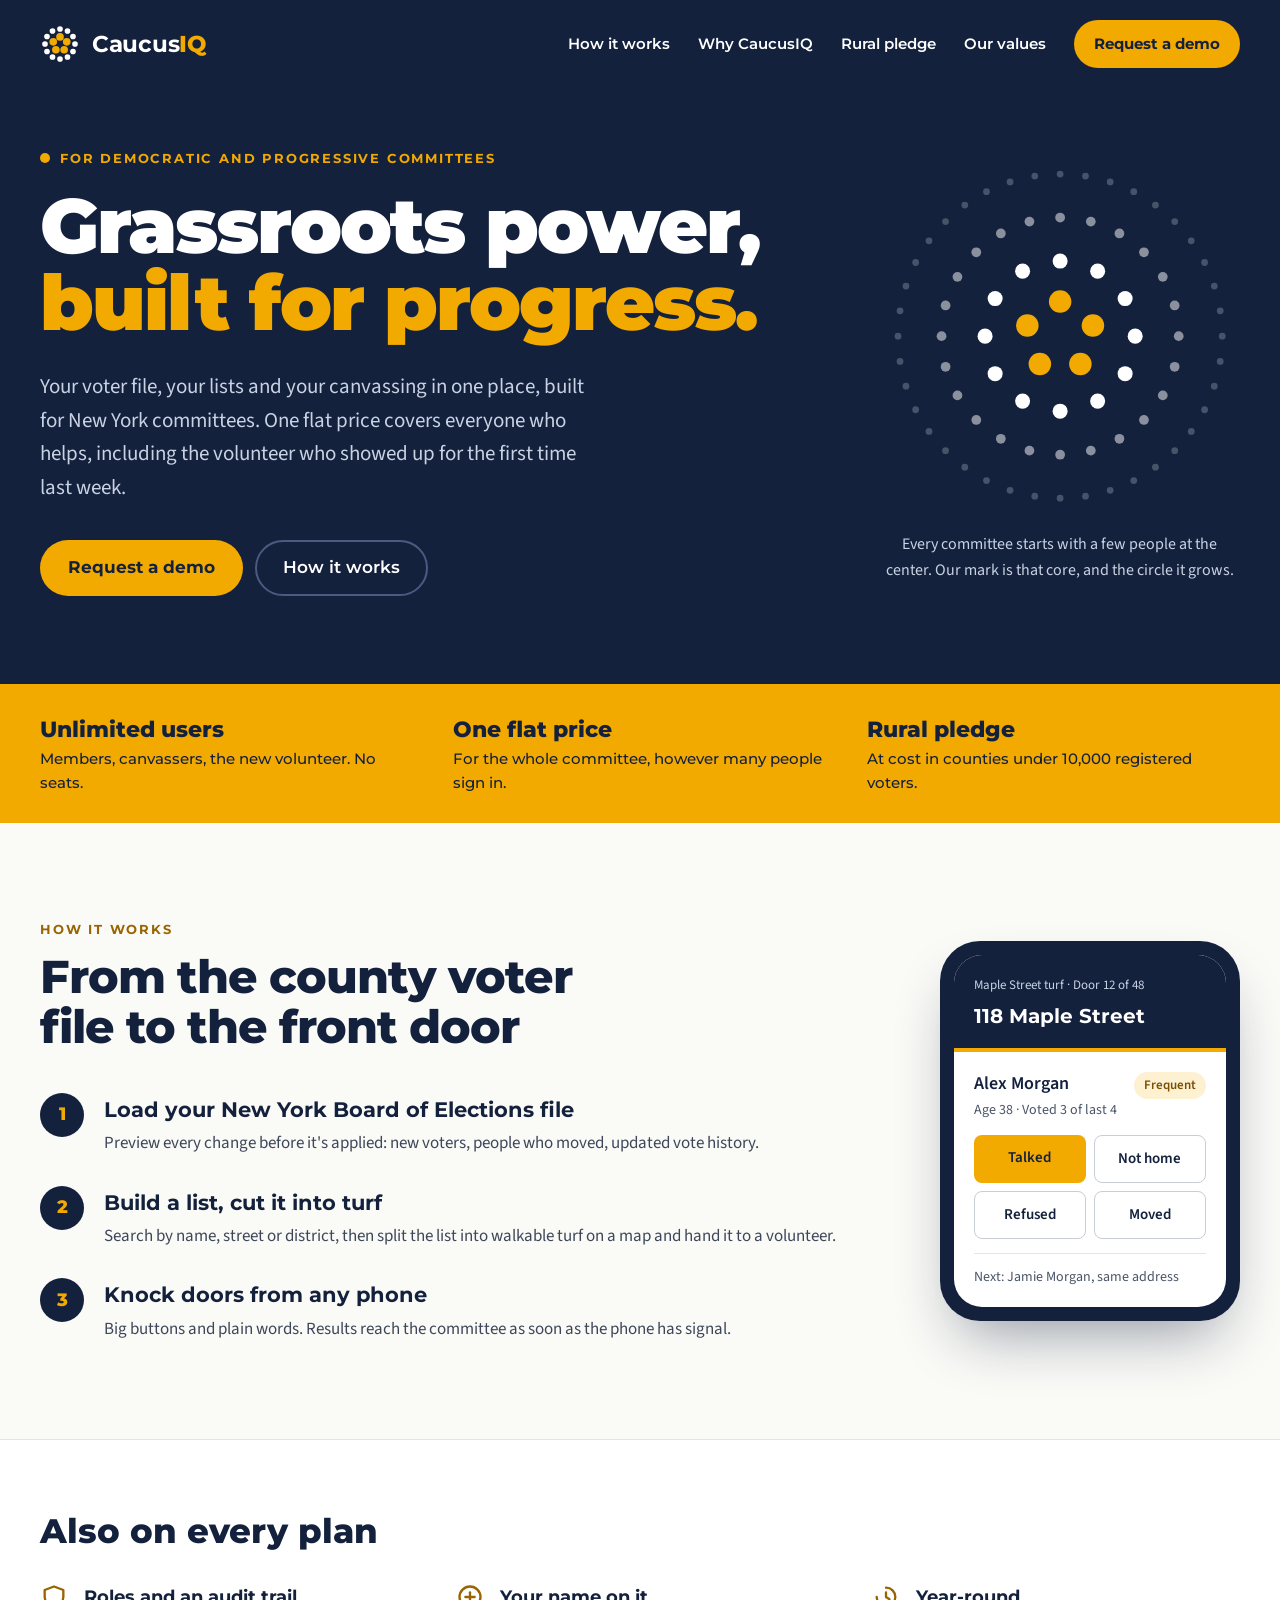
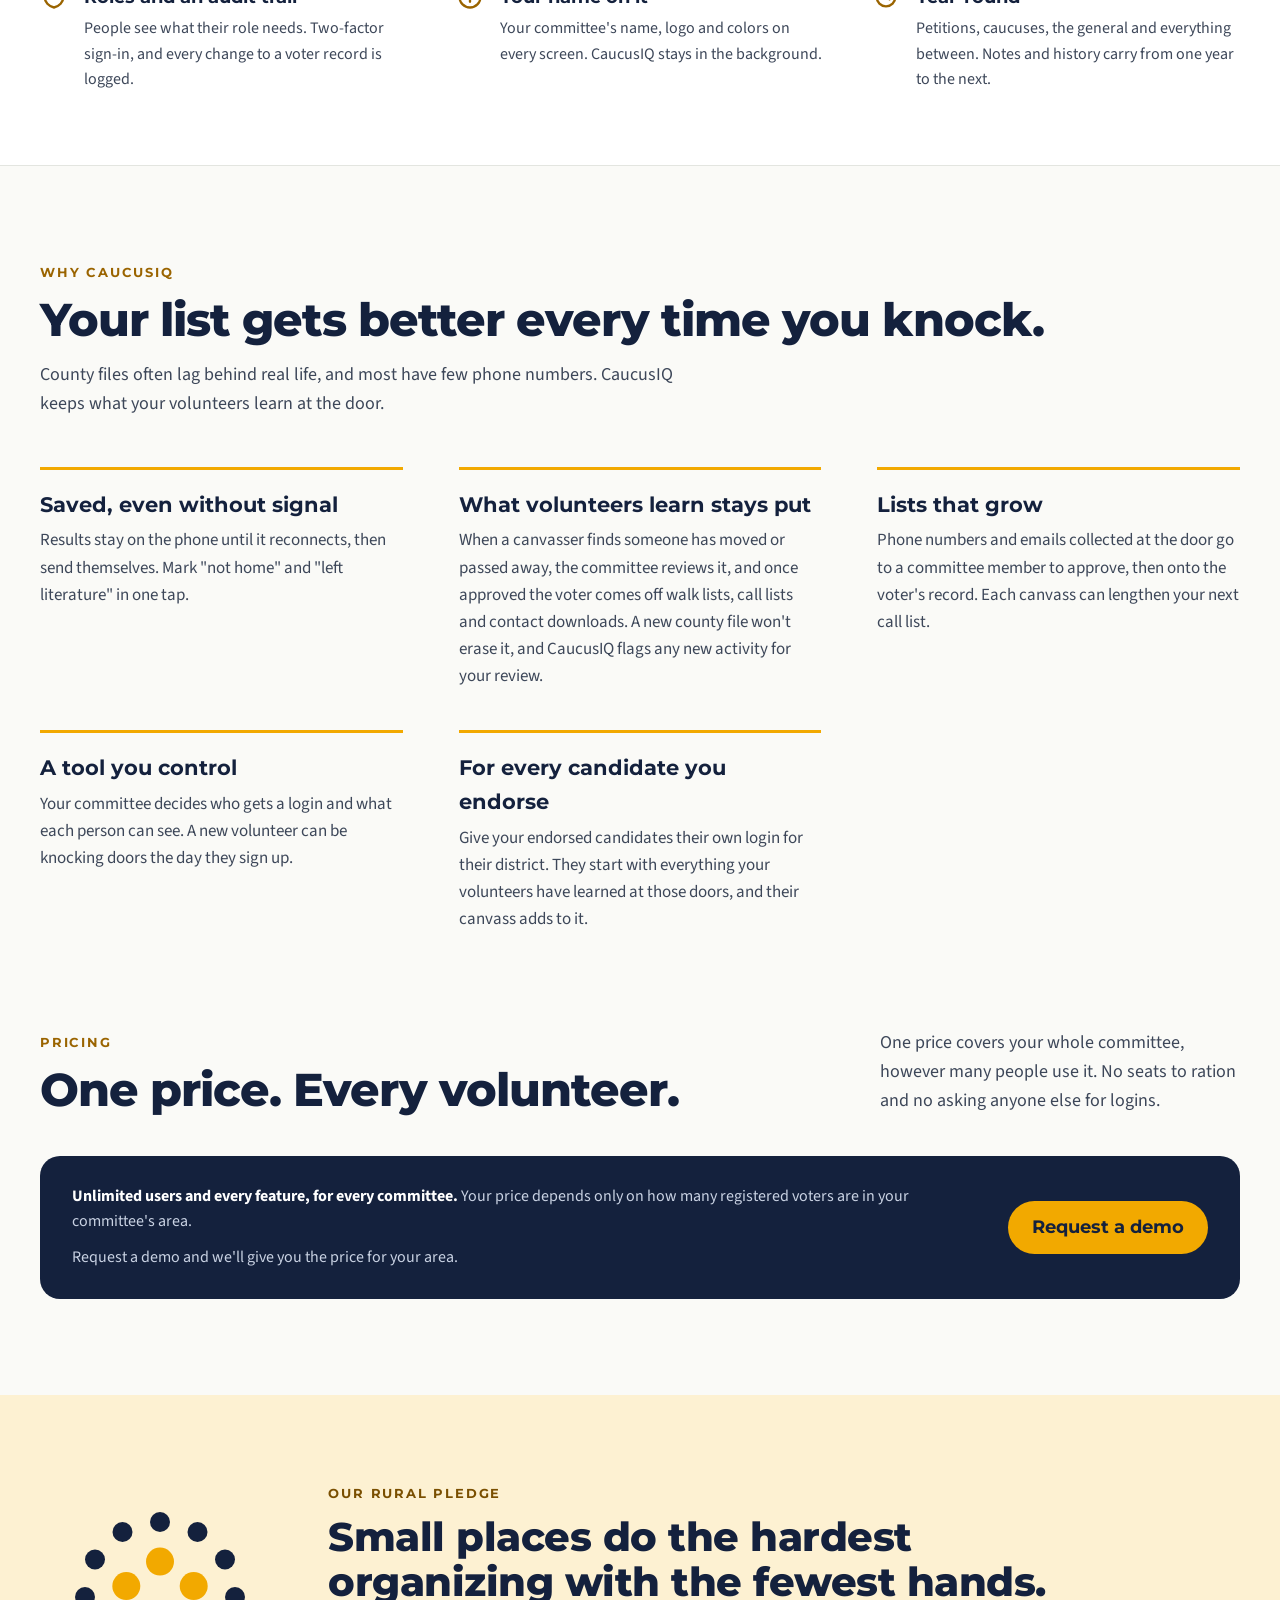
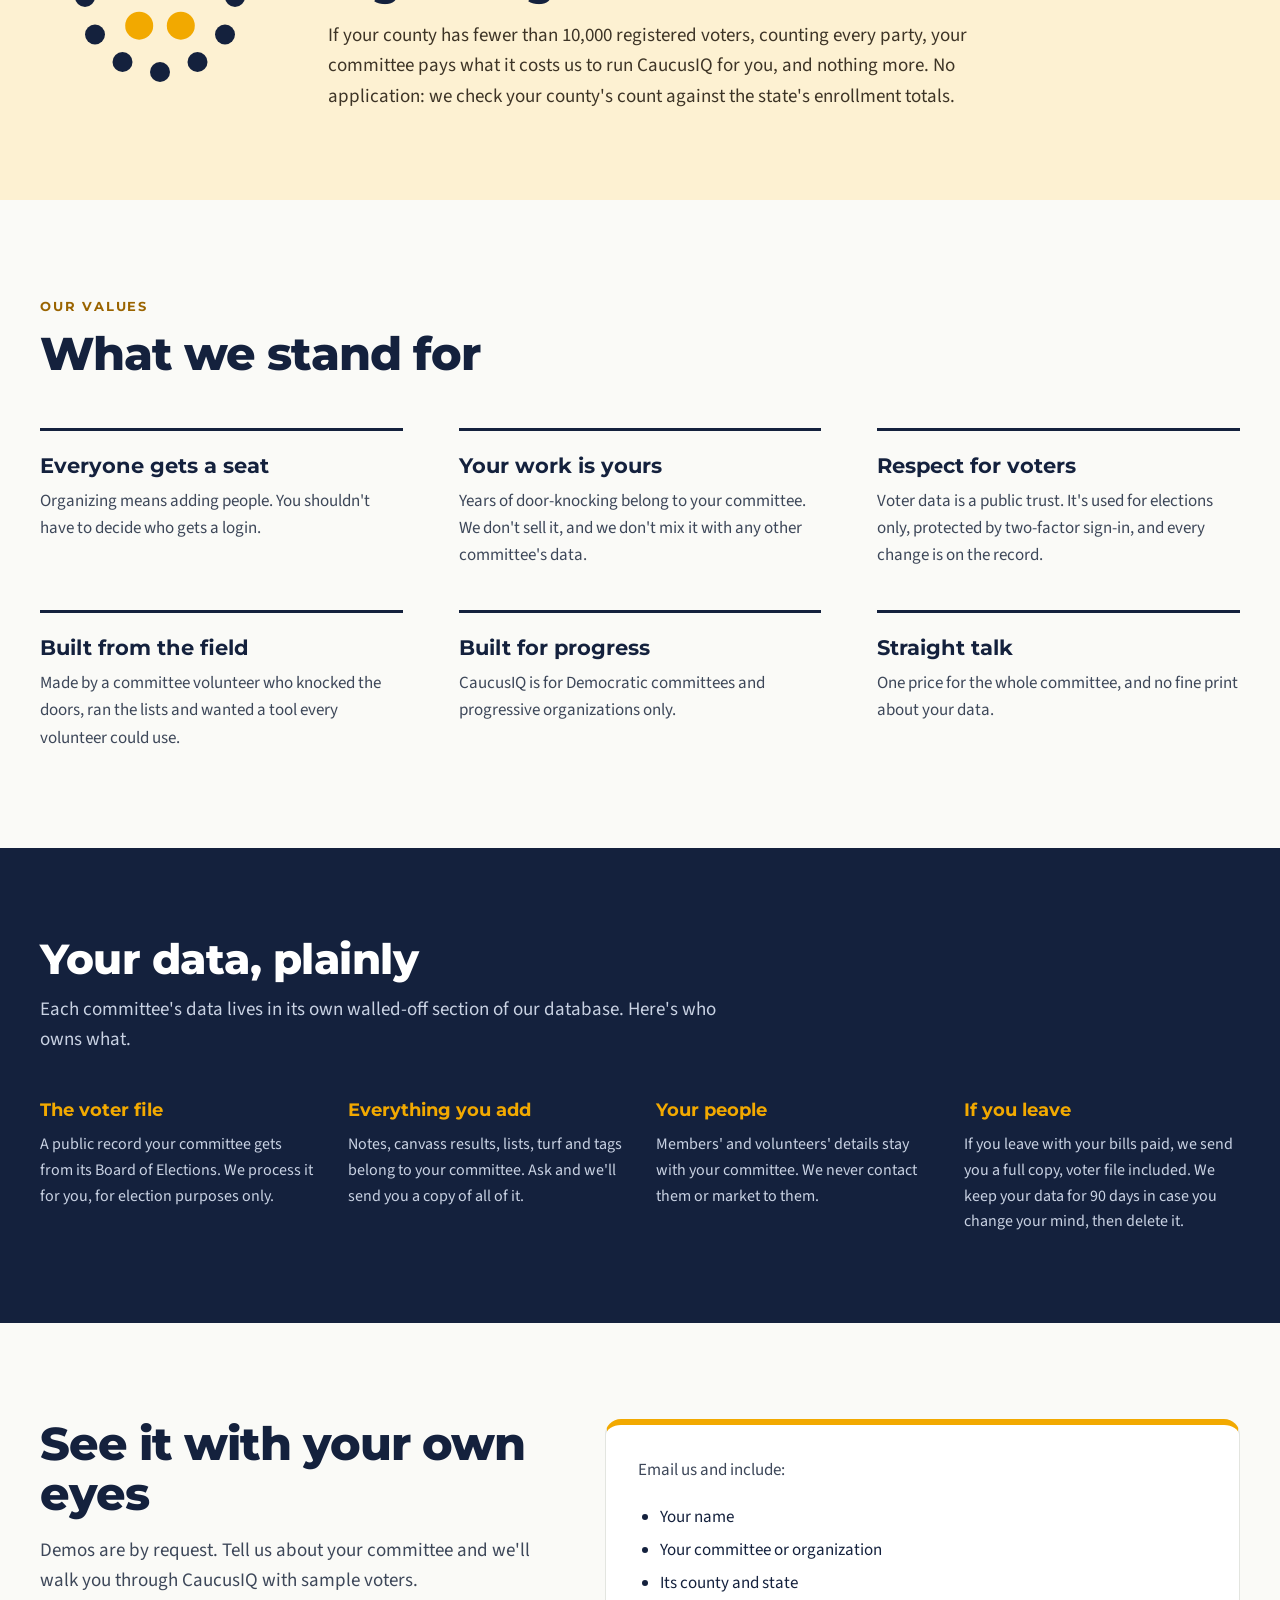
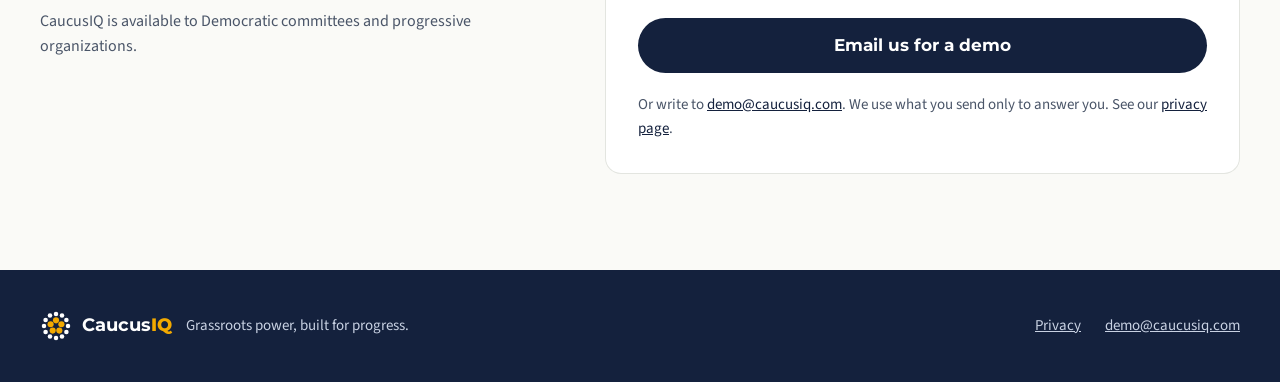
<file: index.html>
<!doctype html>
<html lang="en">
<head>
<meta charset="utf-8">
<meta name="viewport" content="width=device-width, initial-scale=1">
<title>CaucusIQ: grassroots power, built for progress</title>
<meta name="description" content="Voter file, lists and door-to-door canvassing for Democratic and progressive committees. One price per committee, unlimited users.">
<link rel="canonical" href="https://caucusiq.com/">
<meta property="og:type" content="website">
<meta property="og:title" content="CaucusIQ: grassroots power, built for progress">
<meta property="og:description" content="Voter file, lists and door-to-door canvassing for Democratic and progressive committees. One price per committee, unlimited users.">
<meta property="og:url" content="https://caucusiq.com/">
<meta property="og:image" content="https://caucusiq.com/assets/caucusiq-mark-1024.png">
<meta name="theme-color" content="#14213D">
<link rel="icon" href="/favicon.ico" sizes="any">
<link rel="icon" href="/assets/caucusiq-icon.svg" type="image/svg+xml">
<link rel="apple-touch-icon" href="/assets/caucusiq-icon-180.png">
<link rel="stylesheet" href="/assets/site.css">
</head>
<body>
<div style="font-family: 'Source Sans 3', system-ui, sans-serif; color: #14213D; background: #FAFAF7; font-size: 18px; line-height: 1.6">

<!-- Hero band: navy, header inside it -->
<div style="background: #14213D; color: #FFFFFF">
<header>
<nav aria-label="Main" style="max-width: 1200px; margin: 0 auto; padding: 20px 24px; display: flex; flex-wrap: wrap; align-items: center; justify-content: space-between; gap: 16px">
<a href="#top" style="display: flex; align-items: center; gap: 12px; text-decoration: none; color: #FFFFFF">
<svg width="40" height="40" viewBox="0 0 48 48" aria-hidden="true"><g fill="#FFFFFF"><circle cx="24" cy="6" r="3.4"></circle><circle cx="33" cy="8.4" r="3.4"></circle><circle cx="39.6" cy="15" r="3.4"></circle><circle cx="42" cy="24" r="3.4"></circle><circle cx="39.6" cy="33" r="3.4"></circle><circle cx="33" cy="39.6" r="3.4"></circle><circle cx="24" cy="42" r="3.4"></circle><circle cx="15" cy="39.6" r="3.4"></circle><circle cx="8.4" cy="33" r="3.4"></circle><circle cx="6" cy="24" r="3.4"></circle><circle cx="8.4" cy="15" r="3.4"></circle><circle cx="15" cy="8.4" r="3.4"></circle></g><g fill="#F2A900"><circle cx="24" cy="15.5" r="4.6"></circle><circle cx="32.1" cy="21.4" r="4.6"></circle><circle cx="29" cy="30.9" r="4.6"></circle><circle cx="19" cy="30.9" r="4.6"></circle><circle cx="15.9" cy="21.4" r="4.6"></circle></g></svg>
<span style="font-family: Montserrat, sans-serif; font-size: 23px; letter-spacing: -0.3px"><span style="font-weight: 700">Caucus</span><span style="font-weight: 800; color: #F2A900">IQ</span></span>
</a>
<div style="display: flex; flex-wrap: wrap; align-items: center; gap: 8px 28px; font-family: Montserrat, sans-serif; font-size: 15px; font-weight: 600">
<a href="#how" style="text-decoration: none; color: #FFFFFF">How it works</a>
<a href="#why" style="text-decoration: none; color: #FFFFFF">Why CaucusIQ</a>
<a href="#rural" style="text-decoration: none; color: #FFFFFF">Rural pledge</a>
<a href="#values" style="text-decoration: none; color: #FFFFFF">Our values</a>
<a href="#demo" style="text-decoration: none; background: #F2A900; color: #14213D; font-weight: 700; padding: 12px 20px; border-radius: 999px; min-height: 44px; box-sizing: border-box; display: inline-flex; align-items: center">Request a demo</a>
</div>
</nav>
</header>

<section id="top" style="max-width: 1200px; margin: 0 auto; padding: 56px 24px 88px; display: flex; flex-wrap: wrap; align-items: center; gap: 48px">
<div style="flex: 999 1 540px; min-width: 0">
<p style="margin: 0 0 20px; display: inline-flex; align-items: center; gap: 10px; font-family: Montserrat, sans-serif; font-weight: 700; font-size: 13px; letter-spacing: 1.8px; text-transform: uppercase; color: #F2A900"><span style="width: 10px; height: 10px; border-radius: 50%; background: #F2A900"></span>For Democratic and progressive committees</p>
<h1 style="margin: 0 0 28px; font-family: Montserrat, sans-serif; font-weight: 900; font-size: clamp(44px, 6vw, 80px); line-height: 1.0; letter-spacing: -2px; text-wrap: balance">Grassroots power, <span style="color: #F2A900">built for progress.</span></h1>
<p style="margin: 0 0 36px; font-size: 21px; color: #C9D2E3; max-width: 560px">Your voter file, your lists and your canvassing in one place, built for New York committees. One flat price covers everyone who helps, including the volunteer who showed up for the first time last week.</p>
<div style="display: flex; flex-wrap: wrap; gap: 12px">
<a href="#demo" style="text-decoration: none; background: #F2A900; color: #14213D; font-family: Montserrat, sans-serif; font-weight: 700; font-size: 17px; padding: 14px 28px; border-radius: 999px; min-height: 52px; box-sizing: border-box; display: inline-flex; align-items: center">Request a demo</a>
<a href="#how" style="text-decoration: none; color: #FFFFFF; border: 2px solid #4A5A80; font-family: Montserrat, sans-serif; font-weight: 600; font-size: 17px; padding: 12px 26px; border-radius: 999px; min-height: 52px; box-sizing: border-box; display: inline-flex; align-items: center">How it works</a>
</div>
</div>

<!-- The circle that grows: the mark, extended outward -->
<figure style="flex: 1 1 360px; max-width: 480px; margin: 0 auto; display: flex; flex-direction: column; align-items: center; gap: 16px">
<svg viewBox="0 0 480 480" role="img" aria-label="The CaucusIQ mark growing outward: five dots at the center, then rings of 12, 24 and 40" style="width: 100%; max-width: 480px; height: auto">
<g fill="#FFFFFF" opacity="0.22"><circle cx="240.0" cy="24.0" r="4.5"></circle><circle cx="273.8" cy="26.7" r="4.5"></circle><circle cx="306.7" cy="34.6" r="4.5"></circle><circle cx="338.1" cy="47.5" r="4.5"></circle><circle cx="367.0" cy="65.3" r="4.5"></circle><circle cx="392.7" cy="87.3" r="4.5"></circle><circle cx="414.7" cy="113.0" r="4.5"></circle><circle cx="432.5" cy="141.9" r="4.5"></circle><circle cx="445.4" cy="173.3" r="4.5"></circle><circle cx="453.3" cy="206.2" r="4.5"></circle><circle cx="456.0" cy="240.0" r="4.5"></circle><circle cx="453.3" cy="273.8" r="4.5"></circle><circle cx="445.4" cy="306.7" r="4.5"></circle><circle cx="432.5" cy="338.1" r="4.5"></circle><circle cx="414.7" cy="367.0" r="4.5"></circle><circle cx="392.7" cy="392.7" r="4.5"></circle><circle cx="367.0" cy="414.7" r="4.5"></circle><circle cx="338.1" cy="432.5" r="4.5"></circle><circle cx="306.7" cy="445.4" r="4.5"></circle><circle cx="273.8" cy="453.3" r="4.5"></circle><circle cx="240.0" cy="456.0" r="4.5"></circle><circle cx="206.2" cy="453.3" r="4.5"></circle><circle cx="173.3" cy="445.4" r="4.5"></circle><circle cx="141.9" cy="432.5" r="4.5"></circle><circle cx="113.0" cy="414.7" r="4.5"></circle><circle cx="87.3" cy="392.7" r="4.5"></circle><circle cx="65.3" cy="367.0" r="4.5"></circle><circle cx="47.5" cy="338.1" r="4.5"></circle><circle cx="34.6" cy="306.7" r="4.5"></circle><circle cx="26.7" cy="273.8" r="4.5"></circle><circle cx="24.0" cy="240.0" r="4.5"></circle><circle cx="26.7" cy="206.2" r="4.5"></circle><circle cx="34.6" cy="173.3" r="4.5"></circle><circle cx="47.5" cy="141.9" r="4.5"></circle><circle cx="65.3" cy="113.0" r="4.5"></circle><circle cx="87.3" cy="87.3" r="4.5"></circle><circle cx="113.0" cy="65.3" r="4.5"></circle><circle cx="141.9" cy="47.5" r="4.5"></circle><circle cx="173.3" cy="34.6" r="4.5"></circle><circle cx="206.2" cy="26.7" r="4.5"></circle></g>
<g fill="#FFFFFF" opacity="0.5"><circle cx="240.0" cy="82.0" r="6.5"></circle><circle cx="280.9" cy="87.4" r="6.5"></circle><circle cx="319.0" cy="103.2" r="6.5"></circle><circle cx="351.7" cy="128.3" r="6.5"></circle><circle cx="376.8" cy="161.0" r="6.5"></circle><circle cx="392.6" cy="199.1" r="6.5"></circle><circle cx="398.0" cy="240.0" r="6.5"></circle><circle cx="392.6" cy="280.9" r="6.5"></circle><circle cx="376.8" cy="319.0" r="6.5"></circle><circle cx="351.7" cy="351.7" r="6.5"></circle><circle cx="319.0" cy="376.8" r="6.5"></circle><circle cx="280.9" cy="392.6" r="6.5"></circle><circle cx="240.0" cy="398.0" r="6.5"></circle><circle cx="199.1" cy="392.6" r="6.5"></circle><circle cx="161.0" cy="376.8" r="6.5"></circle><circle cx="128.3" cy="351.7" r="6.5"></circle><circle cx="103.2" cy="319.0" r="6.5"></circle><circle cx="87.4" cy="280.9" r="6.5"></circle><circle cx="82.0" cy="240.0" r="6.5"></circle><circle cx="87.4" cy="199.1" r="6.5"></circle><circle cx="103.2" cy="161.0" r="6.5"></circle><circle cx="128.3" cy="128.3" r="6.5"></circle><circle cx="161.0" cy="103.2" r="6.5"></circle><circle cx="199.1" cy="87.4" r="6.5"></circle></g>
<g fill="#FFFFFF"><circle cx="240.0" cy="140.0" r="10"></circle><circle cx="290.0" cy="153.4" r="10"></circle><circle cx="326.6" cy="190.0" r="10"></circle><circle cx="340.0" cy="240.0" r="10"></circle><circle cx="326.6" cy="290.0" r="10"></circle><circle cx="290.0" cy="326.6" r="10"></circle><circle cx="240.0" cy="340.0" r="10"></circle><circle cx="190.0" cy="326.6" r="10"></circle><circle cx="153.4" cy="290.0" r="10"></circle><circle cx="140.0" cy="240.0" r="10"></circle><circle cx="153.4" cy="190.0" r="10"></circle><circle cx="190.0" cy="153.4" r="10"></circle></g>
<g fill="#F2A900"><circle cx="240.0" cy="194.0" r="15"></circle><circle cx="283.7" cy="225.8" r="15"></circle><circle cx="267.0" cy="277.2" r="15"></circle><circle cx="213.0" cy="277.2" r="15"></circle><circle cx="196.3" cy="225.8" r="15"></circle></g>
</svg>
<figcaption style="font-size: 16px; color: #C9D2E3; text-align: center; max-width: 380px">Every committee starts with a few people at the center. Our mark is that core, and the circle it grows.</figcaption>
</figure>
</section>
</div>

<!-- Price strip: marigold -->
<section aria-label="Pricing at a glance" style="background: #F2A900; color: #14213D">
<div style="max-width: 1200px; margin: 0 auto; padding: 28px 24px; display: grid; grid-template-columns: repeat(auto-fit, minmax(240px, 1fr)); gap: 16px 40px; font-family: Montserrat, sans-serif">
<div><div style="font-weight: 800; font-size: 22px">Unlimited users</div><div style="font-weight: 500; font-size: 15px">Members, canvassers, the new volunteer. No seats.</div></div>
<div><div style="font-weight: 800; font-size: 22px">One flat price</div><div style="font-weight: 500; font-size: 15px">For the whole committee, however many people sign in.</div></div>
<div><div style="font-weight: 800; font-size: 22px">Rural pledge</div><div style="font-weight: 500; font-size: 15px">At cost in counties under 10,000 registered voters.</div></div>
</div>
</section>

<!-- How it works: a real sequence, with the phone -->
<section id="how" style="max-width: 1200px; margin: 0 auto; padding: 96px 24px; display: flex; flex-wrap: wrap; gap: 56px; align-items: center">
<div style="flex: 999 1 520px; min-width: 0">
<p style="margin: 0 0 12px; font-family: Montserrat, sans-serif; font-weight: 700; font-size: 13px; letter-spacing: 1.8px; text-transform: uppercase; color: #9A6400">How it works</p>
<h2 style="margin: 0 0 40px; font-family: Montserrat, sans-serif; font-weight: 800; font-size: clamp(32px, 3.6vw, 46px); line-height: 1.1; letter-spacing: -1px; text-wrap: balance">From the county voter file to the front door</h2>
<ol style="list-style: none; margin: 0; padding: 0; display: flex; flex-direction: column; gap: 28px">
<li style="display: flex; gap: 20px; align-items: flex-start">
<span style="flex: none; width: 44px; height: 44px; border-radius: 50%; background: #14213D; color: #F2A900; font-family: Montserrat, sans-serif; font-weight: 800; font-size: 18px; display: inline-flex; align-items: center; justify-content: center">1</span>
<div><h3 style="margin: 0 0 4px; font-family: Montserrat, sans-serif; font-weight: 700; font-size: 21px">Load your New York Board of Elections file</h3><p style="margin: 0; font-size: 17px; color: #3D4759">Preview every change before it's applied: new voters, people who moved, updated vote history.</p></div>
</li>
<li style="display: flex; gap: 20px; align-items: flex-start">
<span style="flex: none; width: 44px; height: 44px; border-radius: 50%; background: #14213D; color: #F2A900; font-family: Montserrat, sans-serif; font-weight: 800; font-size: 18px; display: inline-flex; align-items: center; justify-content: center">2</span>
<div><h3 style="margin: 0 0 4px; font-family: Montserrat, sans-serif; font-weight: 700; font-size: 21px">Build a list, cut it into turf</h3><p style="margin: 0; font-size: 17px; color: #3D4759">Search by name, street or district, then split the list into walkable turf on a map and hand it to a volunteer.</p></div>
</li>
<li style="display: flex; gap: 20px; align-items: flex-start">
<span style="flex: none; width: 44px; height: 44px; border-radius: 50%; background: #14213D; color: #F2A900; font-family: Montserrat, sans-serif; font-weight: 800; font-size: 18px; display: inline-flex; align-items: center; justify-content: center">3</span>
<div><h3 style="margin: 0 0 4px; font-family: Montserrat, sans-serif; font-weight: 700; font-size: 21px">Knock doors from any phone</h3><p style="margin: 0; font-size: 17px; color: #3D4759">Big buttons and plain words. Results reach the committee as soon as the phone has signal.</p></div>
</li>
</ol>
</div>

<!-- Phone mockup: canvass screen, made-up voter -->
<div style="flex: 1 1 300px; display: flex; justify-content: center">
<div role="img" aria-label="CaucusIQ canvass screen on a phone" style="width: 300px; max-width: 100%; border-radius: 40px; background: #14213D; padding: 14px; box-sizing: border-box; box-shadow: 0 30px 60px -20px rgba(20,33,61,0.45)">
<div style="background: #FFFFFF; border-radius: 28px; overflow: hidden">
<div style="background: #14213D; color: #FFFFFF; padding: 20px 20px 16px; border-bottom: 4px solid #F2A900">
<div style="font-size: 13px; color: #C9D2E3">Maple Street turf · Door 12 of 48</div>
<div style="font-family: Montserrat, sans-serif; font-weight: 700; font-size: 20px; margin-top: 4px">118 Maple Street</div>
</div>
<div style="padding: 18px 20px; display: flex; flex-direction: column; gap: 14px">
<div style="display: flex; justify-content: space-between; align-items: baseline; gap: 8px">
<div><div style="font-weight: 600; font-size: 18px">Alex Morgan</div><div style="font-size: 14px; color: #4A5568">Age 38 · Voted 3 of last 4</div></div>
<span style="font-size: 13px; font-weight: 600; background: #FDF1D2; color: #7A4F00; padding: 3px 10px; border-radius: 999px">Frequent</span>
</div>
<div style="display: grid; grid-template-columns: repeat(2, minmax(0, 1fr)); gap: 8px">
<span style="text-align: center; font-weight: 600; font-size: 15px; padding: 11px 0; border-radius: 8px; background: #F2A900; color: #14213D">Talked</span>
<span style="text-align: center; font-weight: 600; font-size: 15px; padding: 11px 0; border-radius: 8px; border: 1px solid #C9CDD4">Not home</span>
<span style="text-align: center; font-weight: 600; font-size: 15px; padding: 11px 0; border-radius: 8px; border: 1px solid #C9CDD4">Refused</span>
<span style="text-align: center; font-weight: 600; font-size: 15px; padding: 11px 0; border-radius: 8px; border: 1px solid #C9CDD4">Moved</span>
</div>
<div style="font-size: 14px; color: #4A5568; border-top: 1px solid #E3E5E0; padding-top: 12px">Next: Jamie Morgan, same address</div>
</div>
</div>
</div>
</div>
</section>

<!-- Also included -->
<section aria-labelledby="included-h" style="background: #FFFFFF; border-top: 1px solid #E3E5E0; border-bottom: 1px solid #E3E5E0">
<div style="max-width: 1200px; margin: 0 auto; padding: 72px 24px">
<h2 id="included-h" style="margin: 0 0 32px; font-family: Montserrat, sans-serif; font-weight: 800; font-size: clamp(26px, 2.8vw, 34px); line-height: 1.15">Also on every plan</h2>
<div style="display: grid; grid-template-columns: repeat(auto-fit, minmax(300px, 1fr)); gap: 28px 48px">
<div style="display: flex; gap: 16px"><svg width="28" height="28" viewBox="0 0 24 24" fill="none" stroke="#9A6400" stroke-width="2" stroke-linecap="round" stroke-linejoin="round" aria-hidden="true" style="flex: none"><path d="M12 3 L20 6 V12 C20 16.5 16.5 20 12 21 C7.5 20 4 16.5 4 12 V6 Z"></path></svg><div><h3 style="margin: 0 0 4px; font-family: Montserrat, sans-serif; font-weight: 700; font-size: 18px">Roles and an audit trail</h3><p style="margin: 0; font-size: 16px; color: #3D4759">People see what their role needs. Two-factor sign-in, and every change to a voter record is logged.</p></div></div>
<div style="display: flex; gap: 16px"><svg width="28" height="28" viewBox="0 0 24 24" fill="none" stroke="#9A6400" stroke-width="2" stroke-linecap="round" stroke-linejoin="round" aria-hidden="true" style="flex: none"><circle cx="12" cy="12" r="9"></circle><path d="M8 12 H16"></path><path d="M12 8 V16"></path></svg><div><h3 style="margin: 0 0 4px; font-family: Montserrat, sans-serif; font-weight: 700; font-size: 18px">Your name on it</h3><p style="margin: 0; font-size: 16px; color: #3D4759">Your committee's name, logo and colors on every screen. CaucusIQ stays in the background.</p></div></div>
<div style="display: flex; gap: 16px"><svg width="28" height="28" viewBox="0 0 24 24" fill="none" stroke="#9A6400" stroke-width="2" stroke-linecap="round" stroke-linejoin="round" aria-hidden="true" style="flex: none"><path d="M4 12 A8 8 0 1 0 12 4"></path><path d="M12 8 V12 L15 14"></path></svg><div><h3 style="margin: 0 0 4px; font-family: Montserrat, sans-serif; font-weight: 700; font-size: 18px">Year-round</h3><p style="margin: 0; font-size: 16px; color: #3D4759">Petitions, caucuses, the general and everything between. Notes and history carry from one year to the next.</p></div></div>
</div>
</div>
</section>

<!-- Why CaucusIQ: only what the app does today; no competitor named, no claim of fresher data than the BoE file -->
<section id="why" style="max-width: 1200px; margin: 0 auto; padding: 96px 24px 0">
<p style="margin: 0 0 12px; font-family: Montserrat, sans-serif; font-weight: 700; font-size: 13px; letter-spacing: 1.8px; text-transform: uppercase; color: #9A6400">Why CaucusIQ</p>
<h2 style="margin: 0 0 16px; font-family: Montserrat, sans-serif; font-weight: 800; font-size: clamp(32px, 3.6vw, 46px); line-height: 1.1; letter-spacing: -1px; text-wrap: balance">Your list gets better every time you knock.</h2>
<p style="margin: 0 0 48px; font-size: 18px; color: #3D4759; max-width: 680px">County files often lag behind real life, and most have few phone numbers. CaucusIQ keeps what your volunteers learn at the door.</p>
<div style="display: grid; grid-template-columns: repeat(auto-fit, minmax(300px, 1fr)); gap: 40px 56px">
<div style="border-top: 3px solid #F2A900; padding-top: 18px"><h3 style="margin: 0 0 6px; font-family: Montserrat, sans-serif; font-weight: 700; font-size: 21px">Saved, even without signal</h3><p style="margin: 0; font-size: 17px; color: #3D4759">Results stay on the phone until it reconnects, then send themselves. Mark "not home" and "left literature" in one tap.</p></div>
<div style="border-top: 3px solid #F2A900; padding-top: 18px"><h3 style="margin: 0 0 6px; font-family: Montserrat, sans-serif; font-weight: 700; font-size: 21px">What volunteers learn stays put</h3><p style="margin: 0; font-size: 17px; color: #3D4759">When a canvasser finds someone has moved or passed away, the committee reviews it, and once approved the voter comes off walk lists, call lists and contact downloads. A new county file won't erase it, and CaucusIQ flags any new activity for your review.</p></div>
<div style="border-top: 3px solid #F2A900; padding-top: 18px"><h3 style="margin: 0 0 6px; font-family: Montserrat, sans-serif; font-weight: 700; font-size: 21px">Lists that grow</h3><p style="margin: 0; font-size: 17px; color: #3D4759">Phone numbers and emails collected at the door go to a committee member to approve, then onto the voter's record. Each canvass can lengthen your next call list.</p></div>
<div style="border-top: 3px solid #F2A900; padding-top: 18px"><h3 style="margin: 0 0 6px; font-family: Montserrat, sans-serif; font-weight: 700; font-size: 21px">A tool you control</h3><p style="margin: 0; font-size: 17px; color: #3D4759">Your committee decides who gets a login and what each person can see. A new volunteer can be knocking doors the day they sign up.</p></div>
<div style="border-top: 3px solid #F2A900; padding-top: 18px"><h3 style="margin: 0 0 6px; font-family: Montserrat, sans-serif; font-weight: 700; font-size: 21px">For every candidate you endorse</h3><p style="margin: 0; font-size: 17px; color: #3D4759">Give your endorsed candidates their own login for their district. They start with everything your volunteers have learned at those doors, and their canvass adds to it.</p></div>
</div>
</section>

<!-- Pricing -->
<section id="pricing" style="max-width: 1200px; margin: 0 auto; padding: 96px 24px">
<div style="display: flex; flex-wrap: wrap; gap: 48px; align-items: flex-end; margin-bottom: 40px">
<div style="flex: 999 1 480px; min-width: 0">
<p style="margin: 0 0 12px; font-family: Montserrat, sans-serif; font-weight: 700; font-size: 13px; letter-spacing: 1.8px; text-transform: uppercase; color: #9A6400">Pricing</p>
<h2 style="margin: 0; font-family: Montserrat, sans-serif; font-weight: 800; font-size: clamp(32px, 3.6vw, 46px); line-height: 1.1; letter-spacing: -1px">One price. Every volunteer.</h2>
</div>
<p style="flex: 1 1 360px; margin: 0; font-size: 18px; color: #3D4759">One price covers your whole committee, however many people use it. No seats to ration and no asking anyone else for logins.</p>
</div>
<!-- Prices hidden until the attorney has reviewed the price list (PLAN.md 14.4, item 8) -->
<div style="background: #14213D; color: #FFFFFF; border-radius: 20px; padding: 28px 32px; display: flex; flex-wrap: wrap; gap: 20px 40px; align-items: center">
<ul style="flex: 999 1 520px; min-width: 0; margin: 0; padding: 0; list-style: none; display: flex; flex-direction: column; gap: 10px; font-size: 16px; color: #C9D2E3">
<li><strong style="color: #FFFFFF">Unlimited users and every feature, for every committee.</strong> Your price depends only on how many registered voters are in your committee's area.</li>
<li>Request a demo and we'll give you the price for your area.</li>
</ul>
<a href="#demo" style="flex: 1 1 auto; justify-content: center; text-decoration: none; background: #F2A900; color: #14213D; font-family: Montserrat, sans-serif; font-weight: 700; padding: 12px 24px; border-radius: 999px; min-height: 48px; box-sizing: border-box; display: inline-flex; align-items: center">Request a demo</a>
</div>
</section>

<!-- Rural pledge -->
<section id="rural" style="background: #FDF1D2">
<div style="max-width: 1200px; margin: 0 auto; padding: 88px 24px; display: flex; flex-wrap: wrap; gap: 48px; align-items: center">
<div style="flex: 1 1 240px; display: flex; justify-content: center">
<svg viewBox="0 0 200 200" role="img" aria-label="A small circle of five dots and twelve dots" style="width: 200px; max-width: 100%; height: auto"><g fill="#14213D"><circle cx="100" cy="25" r="10"></circle><circle cx="137.5" cy="35" r="10"></circle><circle cx="165" cy="62.5" r="10"></circle><circle cx="175" cy="100" r="10"></circle><circle cx="165" cy="137.5" r="10"></circle><circle cx="137.5" cy="165" r="10"></circle><circle cx="100" cy="175" r="10"></circle><circle cx="62.5" cy="165" r="10"></circle><circle cx="35" cy="137.5" r="10"></circle><circle cx="25" cy="100" r="10"></circle><circle cx="35" cy="62.5" r="10"></circle><circle cx="62.5" cy="35" r="10"></circle></g><g fill="#F2A900"><circle cx="100" cy="64.6" r="14"></circle><circle cx="133.7" cy="89.1" r="14"></circle><circle cx="120.8" cy="128.7" r="14"></circle><circle cx="79.2" cy="128.7" r="14"></circle><circle cx="66.3" cy="89.1" r="14"></circle></g></svg>
</div>
<div style="flex: 999 1 520px; min-width: 0">
<p style="margin: 0 0 12px; font-family: Montserrat, sans-serif; font-weight: 700; font-size: 13px; letter-spacing: 1.8px; text-transform: uppercase; color: #7A4F00">Our rural pledge</p>
<h2 style="margin: 0 0 16px; font-family: Montserrat, sans-serif; font-weight: 800; font-size: clamp(30px, 3.2vw, 40px); line-height: 1.12; letter-spacing: -0.5px; text-wrap: balance">Small places do the hardest organizing with the fewest hands.</h2>
<p style="margin: 0; font-size: 19px; color: #3D3426; max-width: 640px">If your county has fewer than 10,000 registered voters, counting every party, your committee pays what it costs us to run CaucusIQ for you, and nothing more. No application: we check your county's count against the state's enrollment totals.</p>
</div>
</div>
</section>

<!-- Values -->
<section id="values" style="max-width: 1200px; margin: 0 auto; padding: 96px 24px">
<p style="margin: 0 0 12px; font-family: Montserrat, sans-serif; font-weight: 700; font-size: 13px; letter-spacing: 1.8px; text-transform: uppercase; color: #9A6400">Our values</p>
<h2 style="margin: 0 0 48px; font-family: Montserrat, sans-serif; font-weight: 800; font-size: clamp(32px, 3.6vw, 46px); line-height: 1.1; letter-spacing: -1px">What we stand for</h2>
<div style="display: grid; grid-template-columns: repeat(auto-fit, minmax(320px, 1fr)); gap: 40px 56px">
<div style="border-top: 3px solid #14213D; padding-top: 18px"><h3 style="margin: 0 0 6px; font-family: Montserrat, sans-serif; font-weight: 700; font-size: 21px">Everyone gets a seat</h3><p style="margin: 0; font-size: 17px; color: #3D4759">Organizing means adding people. You shouldn't have to decide who gets a login.</p></div>
<div style="border-top: 3px solid #14213D; padding-top: 18px"><h3 style="margin: 0 0 6px; font-family: Montserrat, sans-serif; font-weight: 700; font-size: 21px">Your work is yours</h3><p style="margin: 0; font-size: 17px; color: #3D4759">Years of door-knocking belong to your committee. We don't sell it, and we don't mix it with any other committee's data.</p></div>
<div style="border-top: 3px solid #14213D; padding-top: 18px"><h3 style="margin: 0 0 6px; font-family: Montserrat, sans-serif; font-weight: 700; font-size: 21px">Respect for voters</h3><p style="margin: 0; font-size: 17px; color: #3D4759">Voter data is a public trust. It's used for elections only, protected by two-factor sign-in, and every change is on the record.</p></div>
<div style="border-top: 3px solid #14213D; padding-top: 18px"><h3 style="margin: 0 0 6px; font-family: Montserrat, sans-serif; font-weight: 700; font-size: 21px">Built from the field</h3><p style="margin: 0; font-size: 17px; color: #3D4759">Made by a committee volunteer who knocked the doors, ran the lists and wanted a tool every volunteer could use.</p></div>
<div style="border-top: 3px solid #14213D; padding-top: 18px"><h3 style="margin: 0 0 6px; font-family: Montserrat, sans-serif; font-weight: 700; font-size: 21px">Built for progress</h3><p style="margin: 0; font-size: 17px; color: #3D4759">CaucusIQ is for Democratic committees and progressive organizations only.</p></div>
<div style="border-top: 3px solid #14213D; padding-top: 18px"><h3 style="margin: 0 0 6px; font-family: Montserrat, sans-serif; font-weight: 700; font-size: 21px">Straight talk</h3><p style="margin: 0; font-size: 17px; color: #3D4759">One price for the whole committee, and no fine print about your data.</p></div>
</div>
</section>

<!-- Data promise -->
<section aria-labelledby="data-h" style="background: #14213D; color: #FFFFFF">
<div style="max-width: 1200px; margin: 0 auto; padding: 88px 24px">
<h2 id="data-h" style="margin: 0 0 12px; font-family: Montserrat, sans-serif; font-weight: 800; font-size: clamp(30px, 3.4vw, 42px); line-height: 1.12; letter-spacing: -0.5px">Your data, plainly</h2>
<p style="margin: 0 0 40px; font-size: 19px; color: #C9D2E3; max-width: 680px">Each committee's data lives in its own walled-off section of our database. Here's who owns what.</p>
<div style="display: grid; grid-template-columns: repeat(auto-fit, minmax(240px, 1fr)); gap: 32px">
<div><h3 style="margin: 0 0 8px; font-family: Montserrat, sans-serif; font-weight: 700; font-size: 18px; color: #F2A900">The voter file</h3><p style="margin: 0; font-size: 16px; color: #C9D2E3">A public record your committee gets from its Board of Elections. We process it for you, for election purposes only.</p></div>
<div><h3 style="margin: 0 0 8px; font-family: Montserrat, sans-serif; font-weight: 700; font-size: 18px; color: #F2A900">Everything you add</h3><p style="margin: 0; font-size: 16px; color: #C9D2E3">Notes, canvass results, lists, turf and tags belong to your committee. Ask and we'll send you a copy of all of it.</p></div>
<div><h3 style="margin: 0 0 8px; font-family: Montserrat, sans-serif; font-weight: 700; font-size: 18px; color: #F2A900">Your people</h3><p style="margin: 0; font-size: 16px; color: #C9D2E3">Members' and volunteers' details stay with your committee. We never contact them or market to them.</p></div>
<div><h3 style="margin: 0 0 8px; font-family: Montserrat, sans-serif; font-weight: 700; font-size: 18px; color: #F2A900">If you leave</h3><p style="margin: 0; font-size: 16px; color: #C9D2E3">If you leave with your bills paid, we send you a full copy, voter file included. We keep your data for 90 days in case you change your mind, then delete it.</p></div>
</div>
</div>
</section>

<!-- Demo request -->
<section id="demo" style="max-width: 1200px; margin: 0 auto; padding: 96px 24px; display: flex; flex-wrap: wrap; gap: 56px; align-items: flex-start">
<div style="flex: 1 1 360px; min-width: 0">
<h2 style="margin: 0 0 16px; font-family: Montserrat, sans-serif; font-weight: 800; font-size: clamp(32px, 3.6vw, 46px); line-height: 1.1; letter-spacing: -1px">See it with your own eyes</h2>
<p style="margin: 0 0 12px; font-size: 19px; color: #3D4759">Demos are by request. Tell us about your committee and we'll walk you through CaucusIQ with sample voters.</p>
<p style="margin: 0; font-size: 16px; color: #4A5568">CaucusIQ is available to Democratic committees and progressive organizations.</p>
</div>
<!-- No form: GitHub Pages can't receive one, and email keeps requests out of any third-party service -->
<div style="flex: 1 1 420px; min-width: 0; background: #FFFFFF; border: 1px solid #E3E5E0; border-top: 6px solid #F2A900; border-radius: 16px; padding: 32px; display: flex; flex-direction: column; gap: 20px">
<p style="margin: 0; font-size: 17px; color: #3D4759">Email us and include:</p>
<ul style="margin: 0; padding-left: 22px; display: flex; flex-direction: column; gap: 6px; font-size: 17px">
<li>Your name</li>
<li>Your committee or organization</li>
<li>Its county and state</li>
</ul>
<a href="mailto:demo@caucusiq.com?subject=CaucusIQ%20demo%20request" style="text-decoration: none; font-family: Montserrat, sans-serif; font-size: 17px; font-weight: 700; background: #14213D; color: #FFFFFF; border-radius: 999px; padding: 14px; min-height: 52px; box-sizing: border-box; display: inline-flex; align-items: center; justify-content: center">Email us for a demo</a>
<p style="margin: 0; font-size: 15px; color: #4A5568">Or write to <a href="mailto:demo@caucusiq.com">demo@caucusiq.com</a>. We use what you send only to answer you. See our <a href="/privacy.html">privacy page</a>.</p>
</div>
</section>

<!-- Footer -->
<footer style="background: #14213D; color: #C9D2E3">
<div style="max-width: 1200px; margin: 0 auto; padding: 40px 24px; display: flex; flex-wrap: wrap; justify-content: space-between; align-items: center; gap: 20px; font-size: 15px">
<div style="display: flex; flex-wrap: wrap; align-items: center; gap: 10px"><svg width="32" height="32" viewBox="0 0 48 48" aria-hidden="true"><g fill="#FFFFFF"><circle cx="24" cy="6" r="3.4"></circle><circle cx="33" cy="8.4" r="3.4"></circle><circle cx="39.6" cy="15" r="3.4"></circle><circle cx="42" cy="24" r="3.4"></circle><circle cx="39.6" cy="33" r="3.4"></circle><circle cx="33" cy="39.6" r="3.4"></circle><circle cx="24" cy="42" r="3.4"></circle><circle cx="15" cy="39.6" r="3.4"></circle><circle cx="8.4" cy="33" r="3.4"></circle><circle cx="6" cy="24" r="3.4"></circle><circle cx="8.4" cy="15" r="3.4"></circle><circle cx="15" cy="8.4" r="3.4"></circle></g><g fill="#F2A900"><circle cx="24" cy="15.5" r="4.6"></circle><circle cx="32.1" cy="21.4" r="4.6"></circle><circle cx="29" cy="30.9" r="4.6"></circle><circle cx="19" cy="30.9" r="4.6"></circle><circle cx="15.9" cy="21.4" r="4.6"></circle></g></svg><span style="font-family: Montserrat, sans-serif; font-size: 18px; color: #FFFFFF"><span style="font-weight: 700">Caucus</span><span style="font-weight: 800; color: #F2A900">IQ</span></span><span style="margin-left: 4px">Grassroots power, built for progress.</span></div>
<div style="display: flex; flex-wrap: wrap; gap: 8px 24px">
<a href="/privacy.html" style="color: #C9D2E3">Privacy</a>
<a href="mailto:demo@caucusiq.com" style="color: #C9D2E3">demo@caucusiq.com</a>
</div>
</div>
</footer>

</div>
</body>
</html>
</file>
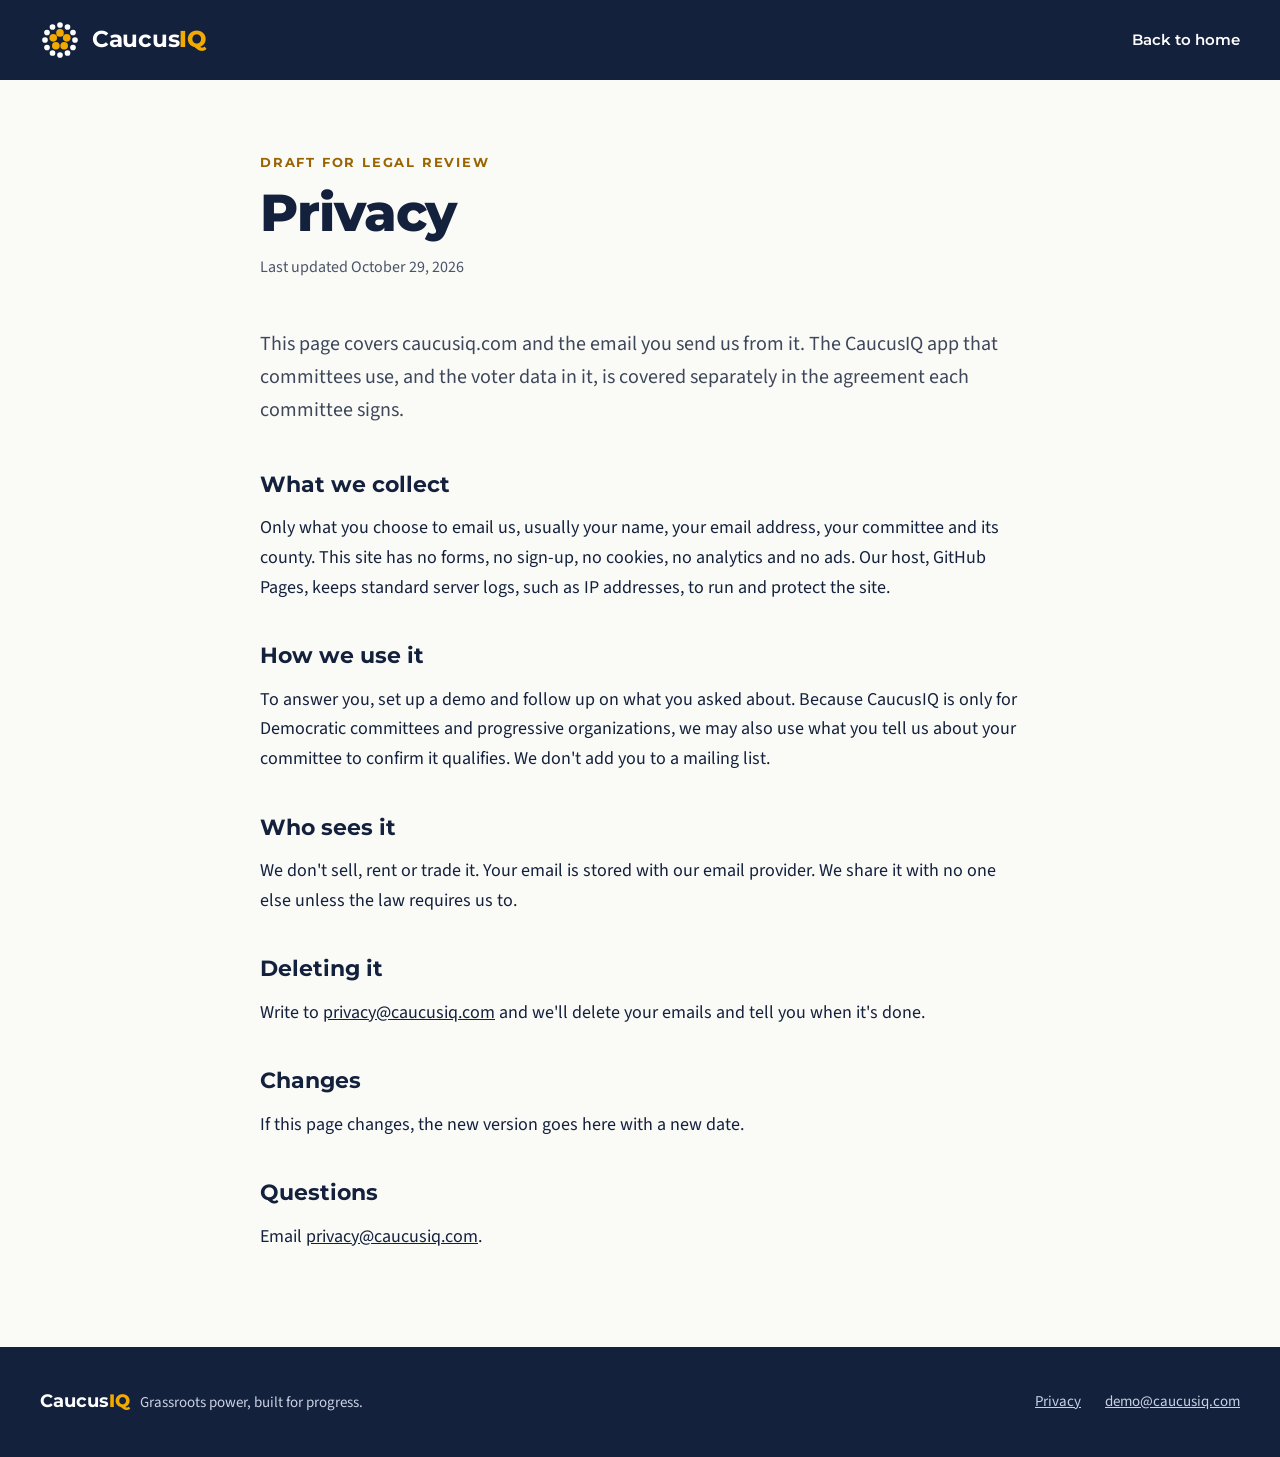
<file: privacy.html>
<!doctype html>
<html lang="en">
<head>
<meta charset="utf-8">
<meta name="viewport" content="width=device-width, initial-scale=1">
<title>Privacy | CaucusIQ</title>
<meta name="description" content="What CaucusIQ collects when you email us, how it's used and how to have it deleted.">
<link rel="canonical" href="https://caucusiq.com/privacy.html">
<meta property="og:type" content="website">
<meta property="og:title" content="Privacy | CaucusIQ">
<meta property="og:description" content="What CaucusIQ collects when you email us, how it's used and how to have it deleted.">
<meta property="og:url" content="https://caucusiq.com/privacy.html">
<meta property="og:image" content="https://caucusiq.com/assets/caucusiq-mark-1024.png">
<meta name="theme-color" content="#14213D">
<link rel="icon" href="/favicon.ico" sizes="any">
<link rel="icon" href="/assets/caucusiq-icon.svg" type="image/svg+xml">
<link rel="apple-touch-icon" href="/assets/caucusiq-icon-180.png">
<link rel="stylesheet" href="/assets/site.css">
</head>
<body>
<div style="font-family: 'Source Sans 3', system-ui, sans-serif; color: #14213D; background: #FAFAF7; font-size: 18px; line-height: 1.65">

<!-- Header: same mark as the home page -->
<header style="background: #14213D">
<nav aria-label="Main" style="max-width: 1200px; margin: 0 auto; padding: 20px 24px; display: flex; flex-wrap: wrap; align-items: center; justify-content: space-between; gap: 16px">
<a href="/" style="display: flex; align-items: center; gap: 12px; text-decoration: none; color: #FFFFFF">
<svg width="40" height="40" viewBox="0 0 48 48" aria-hidden="true"><g fill="#FFFFFF"><circle cx="24" cy="6" r="3.4"></circle><circle cx="33" cy="8.4" r="3.4"></circle><circle cx="39.6" cy="15" r="3.4"></circle><circle cx="42" cy="24" r="3.4"></circle><circle cx="39.6" cy="33" r="3.4"></circle><circle cx="33" cy="39.6" r="3.4"></circle><circle cx="24" cy="42" r="3.4"></circle><circle cx="15" cy="39.6" r="3.4"></circle><circle cx="8.4" cy="33" r="3.4"></circle><circle cx="6" cy="24" r="3.4"></circle><circle cx="8.4" cy="15" r="3.4"></circle><circle cx="15" cy="8.4" r="3.4"></circle></g><g fill="#F2A900"><circle cx="24" cy="15.5" r="4.6"></circle><circle cx="32.1" cy="21.4" r="4.6"></circle><circle cx="29" cy="30.9" r="4.6"></circle><circle cx="19" cy="30.9" r="4.6"></circle><circle cx="15.9" cy="21.4" r="4.6"></circle></g></svg>
<span style="font-family: Montserrat, sans-serif; font-size: 23px; letter-spacing: -0.3px"><span style="font-weight: 700">Caucus</span><span style="font-weight: 800; color: #F2A900">IQ</span></span>
</a>
<a href="/" style="font-family: Montserrat, sans-serif; font-size: 15px; font-weight: 600; text-decoration: none; color: #FFFFFF">Back to home</a>
</nav>
</header>

<main style="max-width: 760px; margin: 0 auto; padding: 72px 24px 96px">
<p style="margin: 0 0 12px; font-family: Montserrat, sans-serif; font-weight: 700; font-size: 13px; letter-spacing: 1.8px; text-transform: uppercase; color: #9A6400">Draft for legal review</p>
<h1 style="margin: 0 0 12px; font-family: Montserrat, sans-serif; font-weight: 800; font-size: clamp(36px, 5vw, 52px); line-height: 1.08; letter-spacing: -1px">Privacy</h1>
<p style="margin: 0 0 48px; color: #4A5568; font-size: 16px">Last updated October 29, 2026</p>

<p style="margin: 0 0 40px; font-size: 20px; color: #3D4759">This page covers caucusiq.com and the email you send us from it. The CaucusIQ app that committees use, and the voter data in it, is covered separately in the agreement each committee signs.</p>

<h2 style="margin: 0 0 10px; font-family: Montserrat, sans-serif; font-weight: 700; font-size: 22px">What we collect</h2>
<p style="margin: 0 0 36px">Only what you choose to email us, usually your name, your email address, your committee and its county. This site has no forms, no sign-up, no cookies, no analytics and no ads. Our host, GitHub Pages, keeps standard server logs, such as IP addresses, to run and protect the site.</p>

<h2 style="margin: 0 0 10px; font-family: Montserrat, sans-serif; font-weight: 700; font-size: 22px">How we use it</h2>
<p style="margin: 0 0 36px">To answer you, set up a demo and follow up on what you asked about. Because CaucusIQ is only for Democratic committees and progressive organizations, we may also use what you tell us about your committee to confirm it qualifies. We don't add you to a mailing list.</p>

<h2 style="margin: 0 0 10px; font-family: Montserrat, sans-serif; font-weight: 700; font-size: 22px">Who sees it</h2>
<p style="margin: 0 0 36px">We don't sell, rent or trade it. Your email is stored with our email provider. We share it with no one else unless the law requires us to.</p>

<h2 style="margin: 0 0 10px; font-family: Montserrat, sans-serif; font-weight: 700; font-size: 22px">Deleting it</h2>
<p style="margin: 0 0 36px">Write to <a href="mailto:privacy@caucusiq.com">privacy@caucusiq.com</a> and we'll delete your emails and tell you when it's done.</p>

<h2 style="margin: 0 0 10px; font-family: Montserrat, sans-serif; font-weight: 700; font-size: 22px">Changes</h2>
<p style="margin: 0 0 36px">If this page changes, the new version goes here with a new date.</p>

<h2 style="margin: 0 0 10px; font-family: Montserrat, sans-serif; font-weight: 700; font-size: 22px">Questions</h2>
<p style="margin: 0">Email <a href="mailto:privacy@caucusiq.com">privacy@caucusiq.com</a>.</p>
</main>

<footer style="background: #14213D; color: #C9D2E3">
<div style="max-width: 1200px; margin: 0 auto; padding: 40px 24px; display: flex; flex-wrap: wrap; justify-content: space-between; align-items: center; gap: 20px; font-size: 15px">
<span style="font-family: Montserrat, sans-serif; font-size: 18px; color: #FFFFFF"><span style="font-weight: 700">Caucus</span><span style="font-weight: 800; color: #F2A900">IQ</span><span style="font-family: 'Source Sans 3', system-ui, sans-serif; font-size: 15px; color: #C9D2E3; margin-left: 10px">Grassroots power, built for progress.</span></span>
<div style="display: flex; flex-wrap: wrap; gap: 8px 24px">
<a href="/privacy.html" style="color: #C9D2E3">Privacy</a>
<a href="mailto:demo@caucusiq.com" style="color: #C9D2E3">demo@caucusiq.com</a>
</div>
</div>
</footer>

</div>
</body>
</html>
</file>
<file: assets/site.css>
/* Fonts are served from this site, so visitors' browsers never contact a font service (see privacy.html). */
@font-face {
  font-family: "Montserrat";
  src: url("/assets/fonts/montserrat-latin-wght-normal.woff2") format("woff2");
  font-weight: 100 900;
  font-style: normal;
  font-display: swap;
}
@font-face {
  font-family: "Source Sans 3";
  src: url("/assets/fonts/source-sans-3-latin-wght-normal.woff2") format("woff2");
  font-weight: 200 900;
  font-style: normal;
  font-display: swap;
}

html { scroll-behavior: smooth; }
body { margin: 0; background: #FAFAF7; }
a { color: #14213D; }
a:hover { color: #9A6400; }
a:focus-visible { outline: 3px solid #F2A900; outline-offset: 3px; border-radius: 4px; }
section[id] { scroll-margin-top: 16px; }

@media (prefers-reduced-motion: reduce) {
  html { scroll-behavior: auto; }
}
</file>
